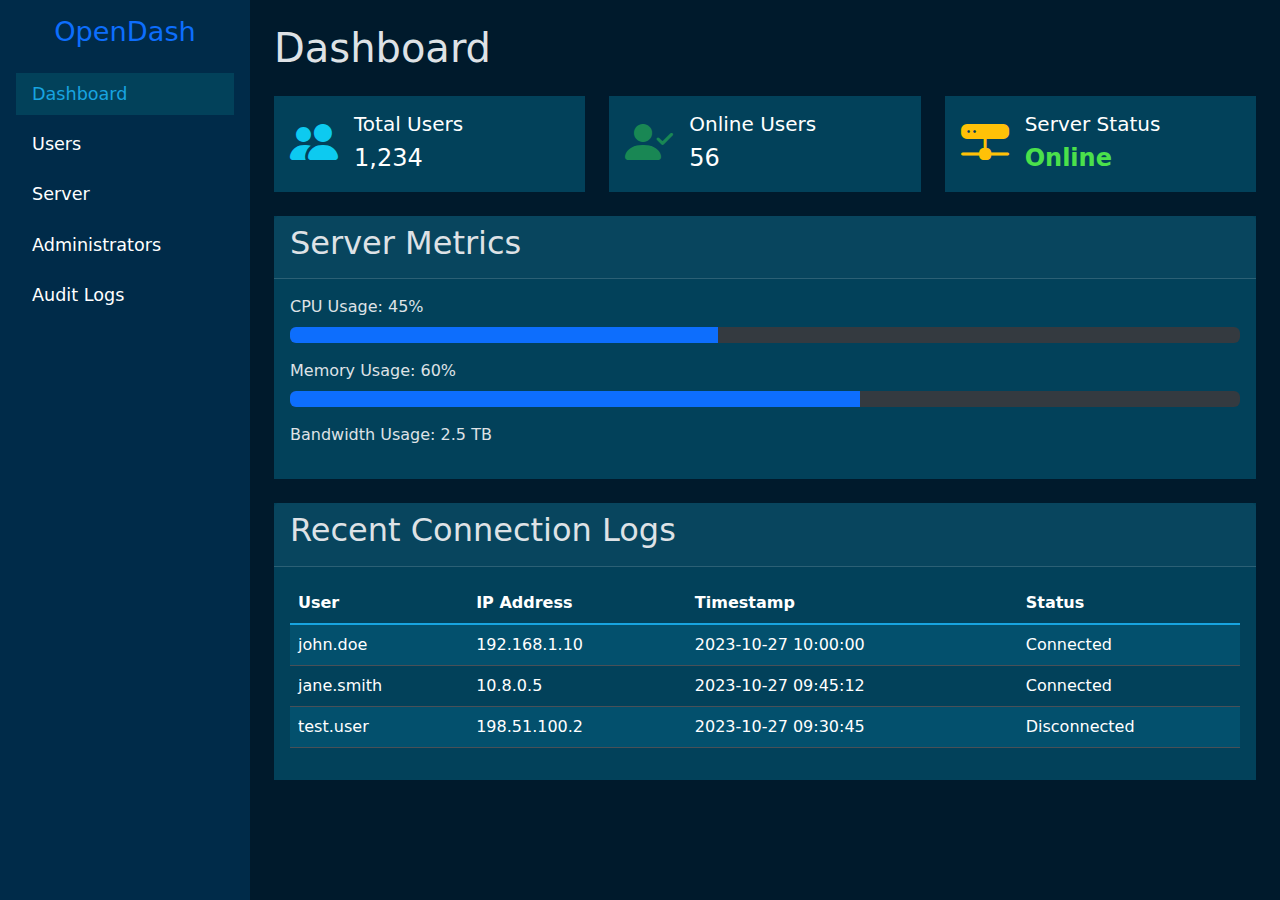
<file: index.html>
<!DOCTYPE html>
<html lang="en" data-bs-theme="dark">
<head>
    <meta charset="UTF-8">
    <meta name="viewport" content="width=device-width, initial-scale=1.0">
    <title>OpenDash - Dashboard</title>
    <link href="https://cdn.jsdelivr.net/npm/bootstrap@5.3.2/dist/css/bootstrap.min.css" rel="stylesheet">
    <link href="https://cdn.jsdelivr.net/npm/bootstrap-icons@1.11.3/font/bootstrap-icons.css" rel="stylesheet">
    <link rel="stylesheet" href="styles.css">
</head>
<body>
    <div class="d-flex">
        <nav class="sidebar p-3">
            <div class="sidebar-header text-center mb-4">
                <h3 class="text-primary">OpenDash</h3>
            </div>
            <ul class="nav nav-pills flex-column">
                <li class="nav-item">
                    <a href="index.html" class="nav-link active">Dashboard</a>
                </li>
                <li class="nav-item">
                    <a href="users.html" class="nav-link">Users</a>
                </li>
                <li class="nav-item">
                    <a href="server.html" class="nav-link">Server</a>
                </li>
                <li class="nav-item">
                    <a href="administrators.html" class="nav-link">Administrators</a>
                </li>
                <li class="nav-item">
                    <a href="audit-logs.html" class="nav-link">Audit Logs</a>
                </li>
            </ul>
        </nav>
        <main class="main-content p-4 flex-grow-1">
            <header class="mb-4">
                <h1>Dashboard</h1>
            </header>
            <section class="row g-4 mb-4 dashboard-row">
                <div class="col-md-4">
                    <div class="card text-bg-secondary">
                        <div class="card-body d-flex align-items-center">
                            <i class="bi bi-people-fill display-5 me-3 text-info"></i>
                            <div>
                                <h5 class="card-title mb-1">Total Users</h5>
                                <p class="card-text fs-4 mb-0">1,234</p>
                            </div>
                        </div>
                    </div>
                </div>
                <div class="col-md-4">
                    <div class="card text-bg-secondary">
                        <div class="card-body d-flex align-items-center">
                            <i class="bi bi-person-check-fill display-5 me-3 text-success"></i>
                            <div>
                                <h5 class="card-title mb-1">Online Users</h5>
                                <p class="card-text fs-4 mb-0">56</p>
                            </div>
                        </div>
                    </div>
                </div>
                <div class="col-md-4">
                    <div class="card text-bg-secondary">
                        <div class="card-body d-flex align-items-center">
                            <i class="bi bi-hdd-network-fill display-5 me-3 text-warning"></i>
                            <div>
                                <h5 class="card-title mb-1">Server Status</h5>
                                <p class="card-text fs-4 mb-0 status-online-custom">Online</p>
                            </div>
                        </div>
                    </div>
                </div>
            </section>
            <section class="card mb-4">
                <div class="card-header">
                    <h2>Server Metrics</h2>
                </div>
                <div class="card-body">
                    <div class="mb-3">
                        <label class="form-label">CPU Usage: 45%</label>
                        <div class="progress" role="progressbar" aria-valuenow="45" aria-valuemin="0" aria-valuemax="100">
                            <div class="progress-bar" style="width: 45%"></div>
                        </div>
                    </div>
                    <div class="mb-3">
                        <label class="form-label">Memory Usage: 60%</label>
                        <div class="progress" role="progressbar" aria-valuenow="60" aria-valuemin="0" aria-valuemax="100">
                            <div class="progress-bar" style="width: 60%"></div>
                        </div>
                    </div>
                    <div>
                        <p>Bandwidth Usage: 2.5 TB</p>
                    </div>
                </div>
            </section>
            <section class="card">
                <div class="card-header">
                    <h2>Recent Connection Logs</h2>
                </div>
                <div class="card-body">
                    <table class="table table-striped table-hover">
                        <thead>
                            <tr>
                                <th>User</th>
                                <th>IP Address</th>
                                <th>Timestamp</th>
                                <th>Status</th>
                            </tr>
                        </thead>
                        <tbody>
                            <tr>
                                <td>john.doe</td>
                                <td>192.168.1.10</td>
                                <td>2023-10-27 10:00:00</td>
                                <td>Connected</td>
                            </tr>
                            <tr>
                                <td>jane.smith</td>
                                <td>10.8.0.5</td>
                                <td>2023-10-27 09:45:12</td>
                                <td>Connected</td>
                            </tr>
                            <tr>
                                <td>test.user</td>
                                <td>198.51.100.2</td>
                                <td>2023-10-27 09:30:45</td>
                                <td>Disconnected</td>
                            </tr>
                        </tbody>
                    </table>
                </div>
            </section>
        </main>
    </div>
    <script src="https://code.jquery.com/jquery-3.7.1.min.js"></script>
    <script src="https://cdn.jsdelivr.net/npm/bootstrap@5.3.2/dist/js/bootstrap.bundle.min.js"></script>
    <script src="script.js"></script>
</body>
</html>
</file>
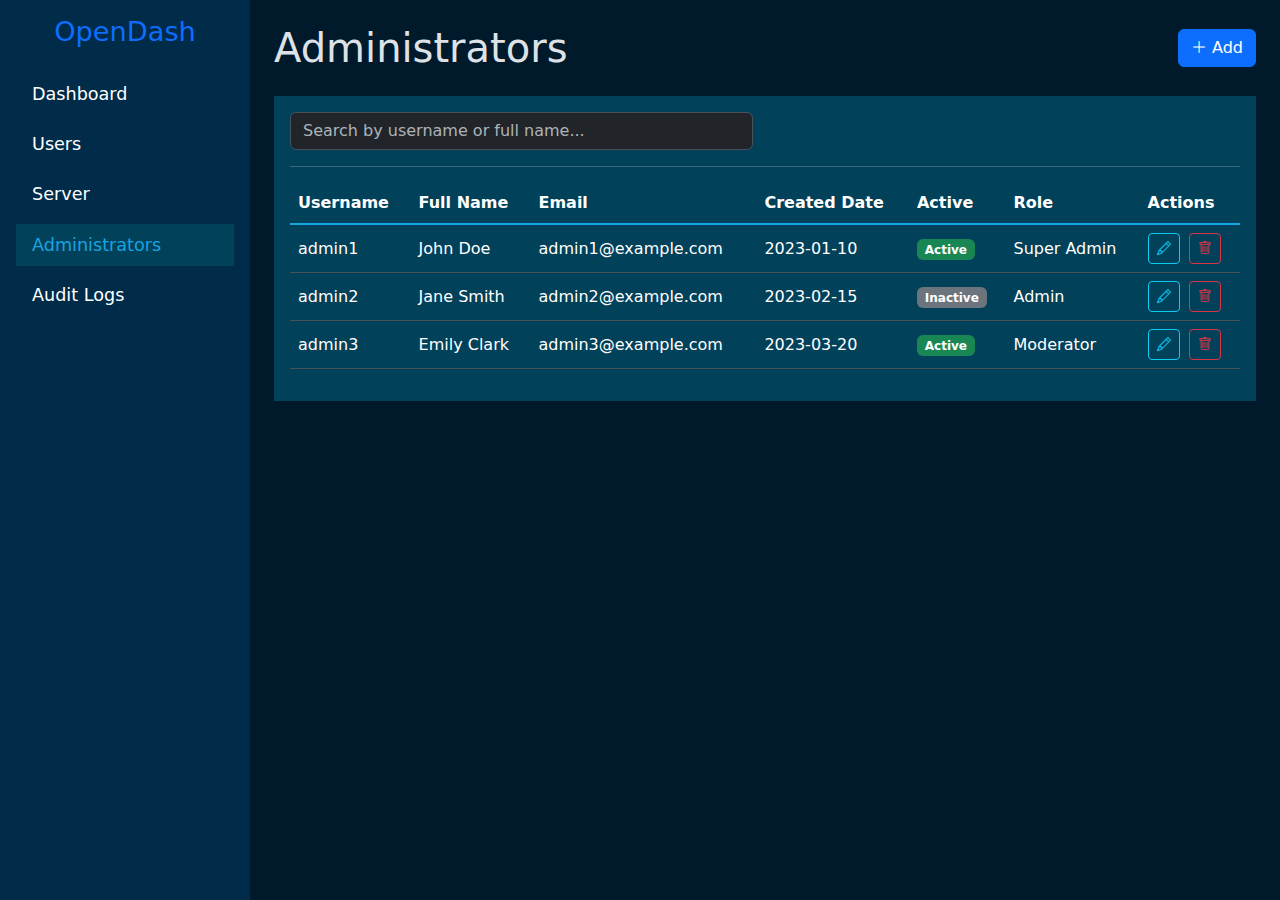
<file: administrators.html>
<!DOCTYPE html>
<html lang="en" data-bs-theme="dark">
<head>
    <meta charset="UTF-8">
    <meta name="viewport" content="width=device-width, initial-scale=1.0">
    <title>OpenDash - Administrators</title>
    <link href="https://cdn.jsdelivr.net/npm/bootstrap@5.3.2/dist/css/bootstrap.min.css" rel="stylesheet">
    <link href="https://cdn.jsdelivr.net/npm/bootstrap-icons@1.11.3/font/bootstrap-icons.css" rel="stylesheet">
    <link rel="stylesheet" href="styles.css">
</head>
<body>
    <div class="d-flex">
        <nav class="sidebar p-3">
            <div class="sidebar-header text-center mb-4">
                <h3 class="text-primary">OpenDash</h3>
            </div>
            <ul class="nav nav-pills flex-column">
                <li class="nav-item">
                    <a href="index.html" class="nav-link">Dashboard</a>
                </li>
                <li class="nav-item">
                    <a href="users.html" class="nav-link">Users</a>
                </li>
                <li class="nav-item">
                    <a href="server.html" class="nav-link">Server</a>
                </li>
                <li class="nav-item">
                    <a href="administrators.html" class="nav-link active">Administrators</a>
                </li>
                <li class="nav-item">
                    <a href="audit-logs.html" class="nav-link">Audit Logs</a>
                </li>
            </ul>
        </nav>
        <main class="main-content p-4 flex-grow-1">
            <header class="mb-4 d-flex justify-content-between align-items-center">
                <h1 class="mb-0">Administrators</h1>
                <button class="btn btn-primary" data-bs-toggle="modal" data-bs-target="#addUserModal">
                    <i class="bi bi-plus-lg"></i> Add
                </button>
            </header>
            <div class="card mb-4">
                <div class="card-body">
                    <div class="row mb-3">
                        <div class="col-md-6">
                            <input type="text" id="adminSearch" class="form-control" placeholder="Search by username or full name...">
                        </div>
                    </div>
                    <hr class="my-3">
                    <div class="table-responsive">
                        <table class="table table-hover align-middle" id="adminTable">
                            <thead>
                                <tr>
                                    <th>Username</th>
                                    <th>Full Name</th>
                                    <th>Email</th>
                                    <th>Created Date</th>
                                    <th>Active</th>
                                    <th>Role</th>
                                    <th>Actions</th>
                                </tr>
                            </thead>
                            <tbody>
                                <tr>
                                    <td>admin1</td>
                                    <td>John Doe</td>
                                    <td>admin1@example.com</td>
                                    <td>2023-01-10</td>
                                    <td><span class="badge bg-success">Active</span></td>
                                    <td>Super Admin</td>
                                    <td>
                                        <button class="btn btn-sm btn-outline-info me-1" data-bs-toggle="modal" data-bs-target="#editUserModal"><i class="bi bi-pencil"></i></button>
                                        <button class="btn btn-sm btn-outline-danger" data-bs-toggle="modal" data-bs-target="#deleteUserModal"><i class="bi bi-trash"></i></button>
                                    </td>
                                </tr>
                                <tr>
                                    <td>admin2</td>
                                    <td>Jane Smith</td>
                                    <td>admin2@example.com</td>
                                    <td>2023-02-15</td>
                                    <td><span class="badge bg-secondary">Inactive</span></td>
                                    <td>Admin</td>
                                    <td>
                                        <button class="btn btn-sm btn-outline-info me-1" data-bs-toggle="modal" data-bs-target="#editUserModal"><i class="bi bi-pencil"></i></button>
                                        <button class="btn btn-sm btn-outline-danger" data-bs-toggle="modal" data-bs-target="#deleteUserModal"><i class="bi bi-trash"></i></button>
                                    </td>
                                </tr>
                                <tr>
                                    <td>admin3</td>
                                    <td>Emily Clark</td>
                                    <td>admin3@example.com</td>
                                    <td>2023-03-20</td>
                                    <td><span class="badge bg-success">Active</span></td>
                                    <td>Moderator</td>
                                    <td>
                                        <button class="btn btn-sm btn-outline-info me-1" data-bs-toggle="modal" data-bs-target="#editUserModal"><i class="bi bi-pencil"></i></button>
                                        <button class="btn btn-sm btn-outline-danger" data-bs-toggle="modal" data-bs-target="#deleteUserModal"><i class="bi bi-trash"></i></button>
                                    </td>
                                </tr>
                            </tbody>
                        </table>
                    </div>
                </div>
            </div>

            <!-- Add User Modal -->
            <div class="modal fade" id="addUserModal" tabindex="-1" aria-labelledby="addUserModalLabel" aria-hidden="true">
                <div class="modal-dialog">
                    <div class="modal-content">
                        <div class="modal-header">
                            <h5 class="modal-title" id="addUserModalLabel">Add Administrator</h5>
                            <button type="button" class="btn-close" data-bs-dismiss="modal" aria-label="Close"></button>
                        </div>
                        <div class="modal-body">
                            <form>
                                <div class="mb-3">
                                    <label for="addUsername" class="form-label">Username</label>
                                    <input type="text" class="form-control" id="addUsername">
                                </div>
                                <div class="mb-3">
                                    <label for="addFullName" class="form-label">Full Name</label>
                                    <input type="text" class="form-control" id="addFullName">
                                </div>
                                <div class="mb-3">
                                    <label for="addEmail" class="form-label">Email</label>
                                    <input type="email" class="form-control" id="addEmail">
                                </div>
                                <div class="mb-3">
                                    <label for="addRole" class="form-label">Role</label>
                                    <select class="form-select" id="addRole">
                                        <option>Super Admin</option>
                                        <option>Admin</option>
                                        <option>Moderator</option>
                                    </select>
                                </div>
                                <div class="mb-3">
                                    <label for="addActive" class="form-label">Active</label>
                                    <select class="form-select" id="addActive">
                                        <option value="1">Active</option>
                                        <option value="0">Inactive</option>
                                    </select>
                                </div>
                            </form>
                        </div>
                        <div class="modal-footer">
                            <button type="button" class="btn btn-secondary" data-bs-dismiss="modal">Cancel</button>
                            <button type="button" class="btn btn-primary">Add</button>
                        </div>
                    </div>
                </div>
            </div>

            <!-- Edit User Modal -->
            <div class="modal fade" id="editUserModal" tabindex="-1" aria-labelledby="editUserModalLabel" aria-hidden="true">
                <div class="modal-dialog">
                    <div class="modal-content">
                        <div class="modal-header">
                            <h5 class="modal-title" id="editUserModalLabel">Edit Administrator</h5>
                            <button type="button" class="btn-close" data-bs-dismiss="modal" aria-label="Close"></button>
                        </div>
                        <div class="modal-body">
                            <form>
                                <div class="mb-3">
                                    <label for="editUsername" class="form-label">Username</label>
                                    <input type="text" class="form-control" id="editUsername">
                                </div>
                                <div class="mb-3">
                                    <label for="editFullName" class="form-label">Full Name</label>
                                    <input type="text" class="form-control" id="editFullName">
                                </div>
                                <div class="mb-3">
                                    <label for="editEmail" class="form-label">Email</label>
                                    <input type="email" class="form-control" id="editEmail">
                                </div>
                                <div class="mb-3">
                                    <label for="editRole" class="form-label">Role</label>
                                    <select class="form-select" id="editRole">
                                        <option>Super Admin</option>
                                        <option>Admin</option>
                                        <option>Moderator</option>
                                    </select>
                                </div>
                                <div class="mb-3">
                                    <label for="editActive" class="form-label">Active</label>
                                    <select class="form-select" id="editActive">
                                        <option value="1">Active</option>
                                        <option value="0">Inactive</option>
                                    </select>
                                </div>
                            </form>
                        </div>
                        <div class="modal-footer">
                            <button type="button" class="btn btn-secondary" data-bs-dismiss="modal">Cancel</button>
                            <button type="button" class="btn btn-primary">Save Changes</button>
                        </div>
                    </div>
                </div>
            </div>

            <!-- Delete User Modal -->
            <div class="modal fade" id="deleteUserModal" tabindex="-1" aria-labelledby="deleteUserModalLabel" aria-hidden="true">
                <div class="modal-dialog modal-dialog-centered">
                    <div class="modal-content">
                        <div class="modal-header">
                            <h5 class="modal-title" id="deleteUserModalLabel">Delete Administrator</h5>
                            <button type="button" class="btn-close" data-bs-dismiss="modal" aria-label="Close"></button>
                        </div>
                        <div class="modal-body">
                            Are you sure you want to delete this administrator?
                        </div>
                        <div class="modal-footer">
                            <button type="button" class="btn btn-secondary" data-bs-dismiss="modal">Cancel</button>
                            <button type="button" class="btn btn-danger">Delete</button>
                        </div>
                    </div>
                </div>
            </div>
        </main>
    </div>
    <script src="https://code.jquery.com/jquery-3.7.1.min.js"></script>
    <script src="https://cdn.jsdelivr.net/npm/bootstrap@5.3.2/dist/js/bootstrap.bundle.min.js"></script>
    <script src="script.js"></script>
    <script>
    // Demo admin data (simulate backend)
    let adminUsers = [
        {
            username: 'admin1',
            fullName: 'John Doe',
            email: 'admin1@example.com',
            created: '2023-01-10',
            active: true,
            role: 'Super Admin'
        },
        {
            username: 'admin2',
            fullName: 'Jane Smith',
            email: 'admin2@example.com',
            created: '2023-02-15',
            active: false,
            role: 'Admin'
        },
        {
            username: 'admin3',
            fullName: 'Emily Clark',
            email: 'admin3@example.com',
            created: '2023-03-20',
            active: true,
            role: 'Moderator'
        }
    ];
    let editIndex = null;
    let deleteIndex = null;

    function renderTable(filter = '') {
        const tbody = $('#adminTable tbody');
        tbody.empty();
        let filtered = adminUsers.filter(u =>
            u.username.toLowerCase().includes(filter) ||
            u.fullName.toLowerCase().includes(filter)
        );
        if (filtered.length === 0) {
            tbody.append('<tr><td colspan="7" class="text-center text-muted">No users found.</td></tr>');
            return;
        }
        filtered.forEach((user, i) => {
            tbody.append(`
                <tr>
                    <td>${user.username}</td>
                    <td>${user.fullName}</td>
                    <td>${user.email}</td>
                    <td>${user.created}</td>
                    <td><span class="badge ${user.active ? 'bg-success' : 'bg-secondary'}">${user.active ? 'Active' : 'Inactive'}</span></td>
                    <td>${user.role}</td>
                    <td>
                        <button class="btn btn-sm btn-outline-info me-1 edit-btn" data-index="${i}"><i class="bi bi-pencil"></i></button>
                        <button class="btn btn-sm btn-outline-danger delete-btn" data-index="${i}"><i class="bi bi-trash"></i></button>
                    </td>
                </tr>
            `);
        });
    }

    // Initial render
    $(document).ready(function() {
        renderTable();
        // Search
        $('#adminSearch').on('input', function() {
            renderTable($(this).val().toLowerCase());
        });
        // Add User
        $('#addUserModal .btn-primary').click(function() {
            const username = $('#addUsername').val().trim();
            const fullName = $('#addFullName').val().trim();
            const email = $('#addEmail').val().trim();
            const role = $('#addRole').val();
            const active = $('#addActive').val() === '1';
            if (!username || !fullName || !email) return;
            // AJAX: send to backend here
            adminUsers.push({
                username, fullName, email,
                created: new Date().toISOString().slice(0,10),
                active, role
            });
            $('#addUserModal').modal('hide');
            renderTable($('#adminSearch').val().toLowerCase());
            $('#addUserModal form')[0].reset();
        });
        // Edit User (open modal)
        $(document).on('click', '.edit-btn', function() {
            editIndex = $(this).data('index');
            const user = adminUsers[editIndex];
            $('#editUsername').val(user.username);
            $('#editFullName').val(user.fullName);
            $('#editEmail').val(user.email);
            $('#editRole').val(user.role);
            $('#editActive').val(user.active ? '1' : '0');
            $('#editUserModal').modal('show');
        });
        // Save Edit
        $('#editUserModal .btn-primary').click(function() {
            if (editIndex === null) return;
            const username = $('#editUsername').val().trim();
            const fullName = $('#editFullName').val().trim();
            const email = $('#editEmail').val().trim();
            const role = $('#editRole').val();
            const active = $('#editActive').val() === '1';
            if (!username || !fullName || !email) return;
            // AJAX: send to backend here
            adminUsers[editIndex] = {
                ...adminUsers[editIndex],
                username, fullName, email, role, active
            };
            $('#editUserModal').modal('hide');
            renderTable($('#adminSearch').val().toLowerCase());
        });
        // Delete User (open modal)
        $(document).on('click', '.delete-btn', function() {
            deleteIndex = $(this).data('index');
            $('#deleteUserModal').modal('show');
        });
        // Confirm Delete
        $('#deleteUserModal .btn-danger').click(function() {
            if (deleteIndex === null) return;
            // AJAX: send to backend here
            adminUsers.splice(deleteIndex, 1);
            $('#deleteUserModal').modal('hide');
            renderTable($('#adminSearch').val().toLowerCase());
        });
        // Reset modal state on close
        $('#addUserModal, #editUserModal, #deleteUserModal').on('hidden.bs.modal', function() {
            editIndex = null;
            deleteIndex = null;
        });
    });
    </script>
</body>
</html>
</file>
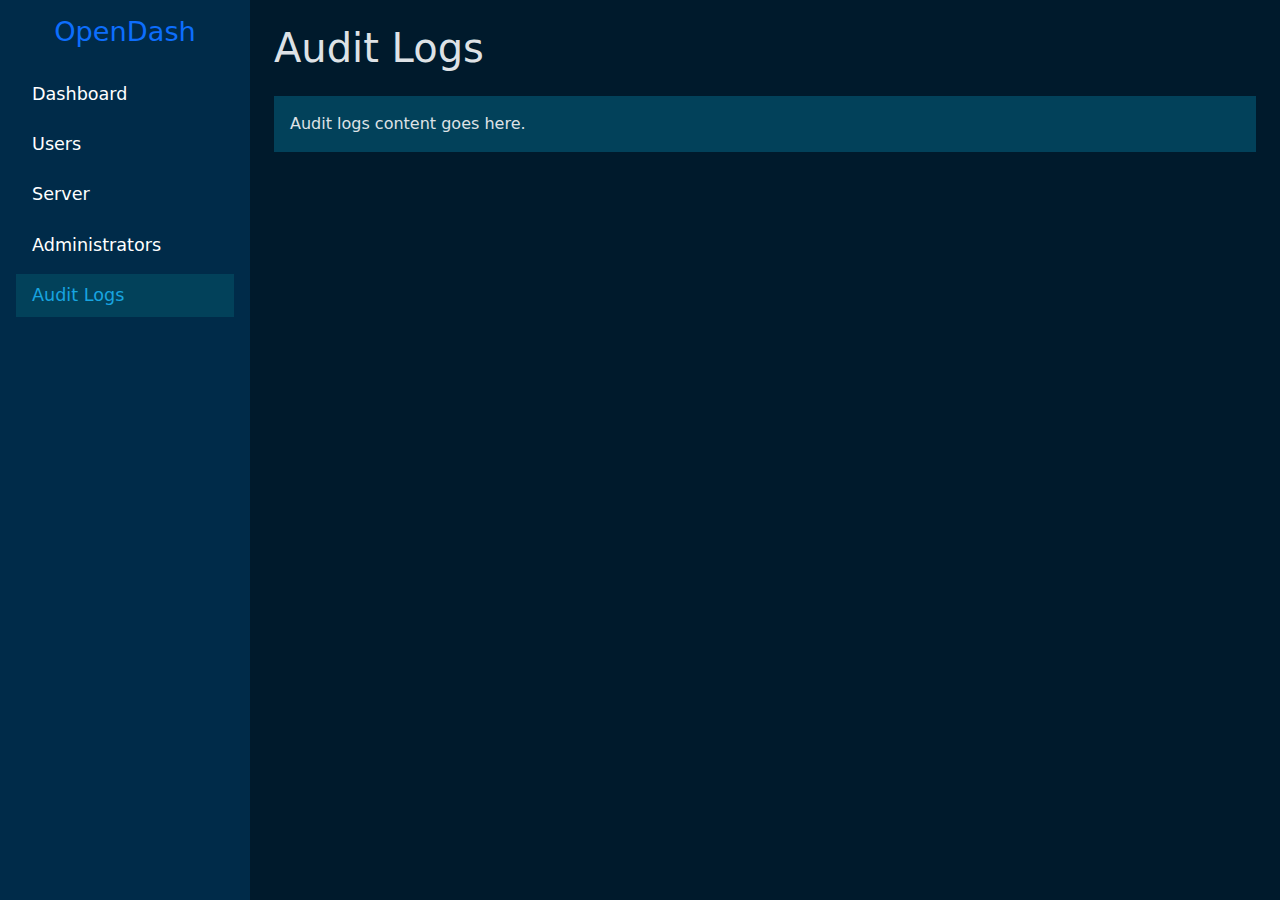
<file: audit-logs.html>
<!DOCTYPE html>
<html lang="en" data-bs-theme="dark">
<head>
    <meta charset="UTF-8">
    <meta name="viewport" content="width=device-width, initial-scale=1.0">
    <title>OpenDash - Audit Logs</title>
    <link href="https://cdn.jsdelivr.net/npm/bootstrap@5.3.2/dist/css/bootstrap.min.css" rel="stylesheet">
    <link rel="stylesheet" href="styles.css">
</head>
<body>
    <div class="d-flex">
        <nav class="sidebar p-3">
            <div class="sidebar-header text-center mb-4">
                <h3 class="text-primary">OpenDash</h3>
            </div>
            <ul class="nav nav-pills flex-column">
                <li class="nav-item">
                    <a href="index.html" class="nav-link">Dashboard</a>
                </li>
                <li class="nav-item">
                    <a href="users.html" class="nav-link">Users</a>
                </li>
                <li class="nav-item">
                    <a href="server.html" class="nav-link">Server</a>
                </li>
                <li class="nav-item">
                    <a href="administrators.html" class="nav-link">Administrators</a>
                </li>
                <li class="nav-item">
                    <a href="audit-logs.html" class="nav-link active">Audit Logs</a>
                </li>
            </ul>
        </nav>
        <main class="main-content p-4 flex-grow-1">
            <header class="mb-4">
                <h1>Audit Logs</h1>
            </header>
            <div class="card">
                <div class="card-body">
                    <p class="card-text">Audit logs content goes here.</p>
                </div>
            </div>
        </main>
    </div>
    <script src="https://code.jquery.com/jquery-3.7.1.min.js"></script>
    <script src="https://cdn.jsdelivr.net/npm/bootstrap@5.3.2/dist/js/bootstrap.bundle.min.js"></script>
    <script src="script.js"></script>
</body>
</html>
</file>
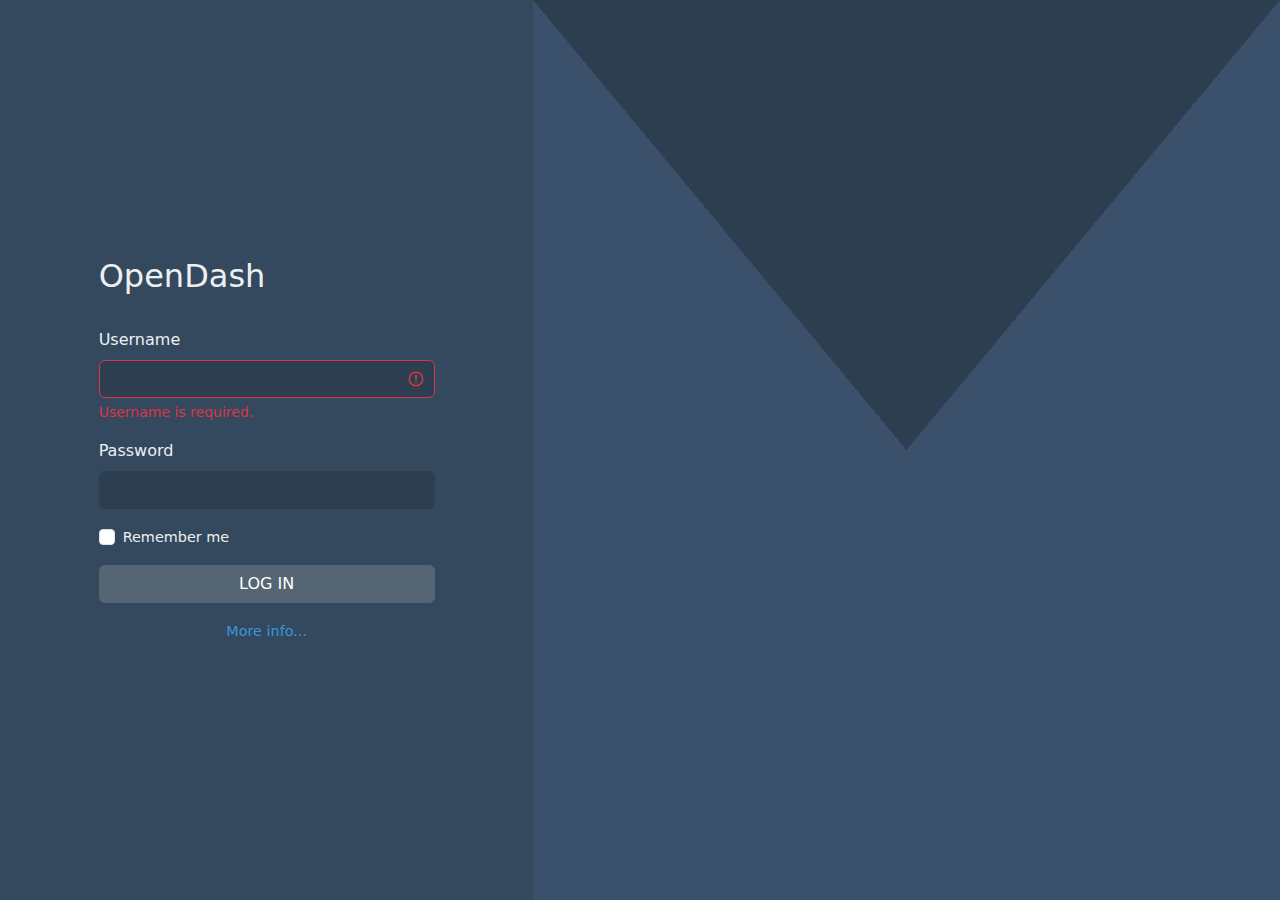
<file: login.html>
<!DOCTYPE html>
<html lang="en">
<head>
    <meta charset="UTF-8">
    <meta name="viewport" content="width=device-width, initial-scale=1.0">
    <title>OpenDash - Login</title>
    <link href="https://cdn.jsdelivr.net/npm/bootstrap@5.3.2/dist/css/bootstrap.min.css" rel="stylesheet">
    <link rel="stylesheet" href="login.css">
</head>
<body>
    <div class="container-fluid">
        <div class="row vh-100">
            <div class="col-md-5 login-form-container">
                <div class="login-form">
                    <h2>OpenDash</h2>
                    <form>
                        <div class="mb-3">
                            <label for="username" class="form-label">Username</label>
                            <input type="text" class="form-control is-invalid" id="username" required>
                            <div class="invalid-feedback">
                                Username is required.
                            </div>
                        </div>
                        <div class="mb-3">
                            <label for="password" class="form-label">Password</label>
                            <input type="password" class="form-control" id="password">
                        </div>
                        <div class="mb-3 form-check">
                            <input type="checkbox" class="form-check-input" id="rememberMe">
                            <label class="form-check-label" for="rememberMe">Remember me</label>
                        </div>
                        <a href="index.html" class="btn btn-primary w-100">LOG IN</a>
                    </form>
                    <div class="mt-3 text-center">
                        <a href="#" class="more-info">More info...</a>
                    </div>
                </div>
            </div>
            <div class="col-md-7 decorative-bg"></div>
        </div>
    </div>
</body>
</html>
</file>
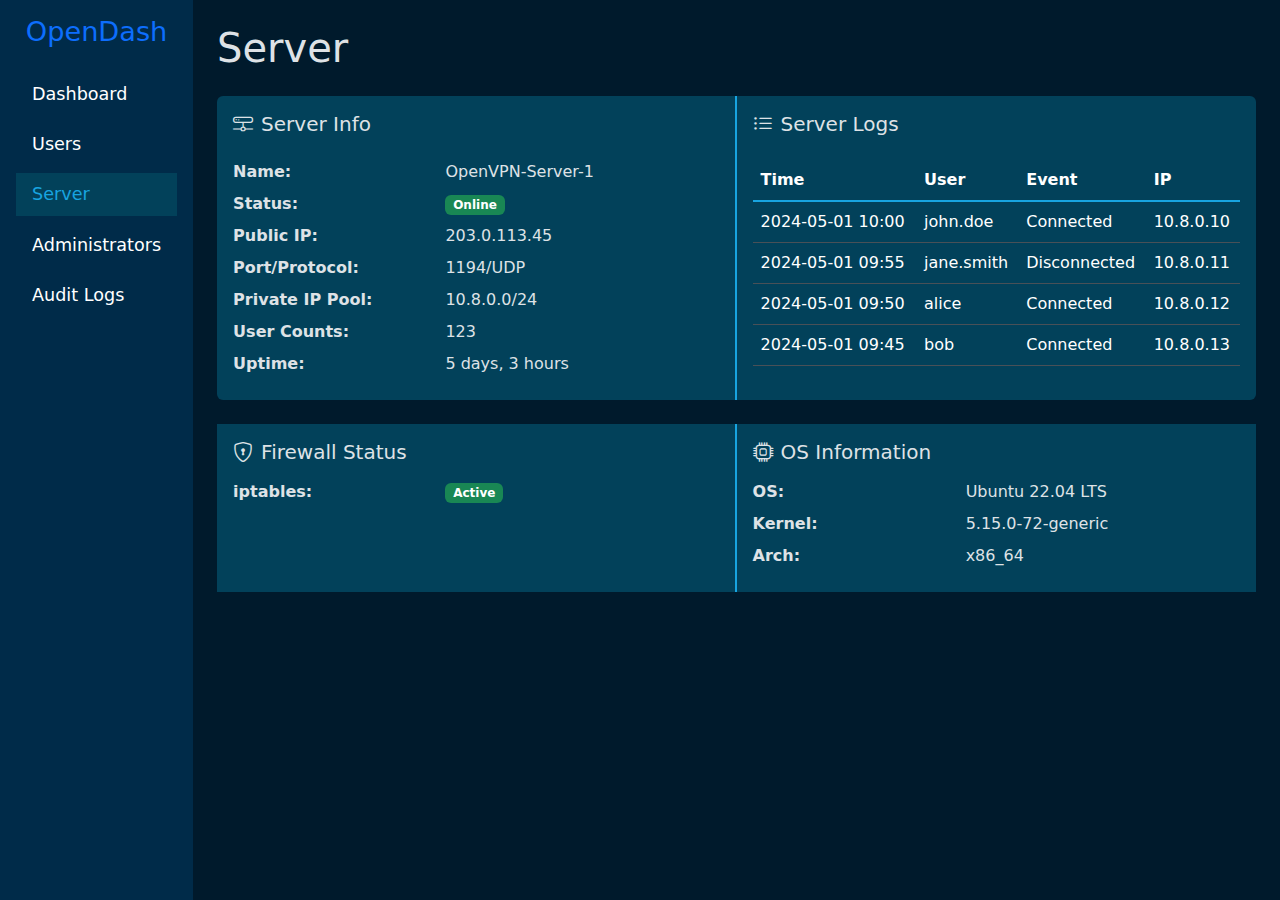
<file: server.html>
<!DOCTYPE html>
<html lang="en" data-bs-theme="dark">
<head>
    <meta charset="UTF-8">
    <meta name="viewport" content="width=device-width, initial-scale=1.0">
    <title>OpenDash - Server</title>
    <link href="https://cdn.jsdelivr.net/npm/bootstrap@5.3.2/dist/css/bootstrap.min.css" rel="stylesheet">
    <link href="https://cdn.jsdelivr.net/npm/bootstrap-icons@1.11.3/font/bootstrap-icons.css" rel="stylesheet">
    <link rel="stylesheet" href="styles.css">
    <style>
    @media (min-width: 992px) {
        .server-card-border {
            border-right: 2px solid #18a4e0;
        }
    }
    </style>
</head>
<body>
    <div class="d-flex">
        <nav class="sidebar p-3">
            <div class="sidebar-header text-center mb-4">
                <h3 class="text-primary">OpenDash</h3>
            </div>
            <ul class="nav nav-pills flex-column">
                <li class="nav-item">
                    <a href="index.html" class="nav-link">Dashboard</a>
                </li>
                <li class="nav-item">
                    <a href="users.html" class="nav-link">Users</a>
                </li>
                <li class="nav-item">
                    <a href="server.html" class="nav-link active">Server</a>
                </li>
                <li class="nav-item">
                    <a href="administrators.html" class="nav-link">Administrators</a>
                </li>
                <li class="nav-item">
                    <a href="audit-logs.html" class="nav-link">Audit Logs</a>
                </li>
            </ul>
        </nav>
        <main class="main-content p-4 flex-grow-1">
            <header class="mb-4">
                <h1>Server</h1>
            </header>
            <div class="row g-0 flex-wrap">
                <!-- Server Info Card -->
                <div class="col-lg-6 mb-4 mb-lg-0 server-card-border">
                    <div class="card h-100 rounded-0 rounded-start">
                        <div class="card-body">
                            <h5 class="card-title mb-4"><i class="bi bi-hdd-network me-2"></i>Server Info</h5>
                            <dl class="row mb-0">
                                <dt class="col-5">Name:</dt>
                                <dd class="col-7">OpenVPN-Server-1</dd>
                                <dt class="col-5">Status:</dt>
                                <dd class="col-7"><span class="badge bg-success">Online</span></dd>
                                <dt class="col-5">Public IP:</dt>
                                <dd class="col-7">203.0.113.45</dd>
                                <dt class="col-5">Port/Protocol:</dt>
                                <dd class="col-7">1194/UDP</dd>
                                <dt class="col-5">Private IP Pool:</dt>
                                <dd class="col-7">10.8.0.0/24</dd>
                                <dt class="col-5">User Counts:</dt>
                                <dd class="col-7">123</dd>
                                <dt class="col-5">Uptime:</dt>
                                <dd class="col-7">5 days, 3 hours</dd>
                            </dl>
                        </div>
                    </div>
                </div>
                <!-- Server Logs Card -->
                <div class="col-lg-6">
                    <div class="card h-100 rounded-0 rounded-end">
                        <div class="card-body">
                            <h5 class="card-title mb-4"><i class="bi bi-list-ul me-2"></i>Server Logs</h5>
                            <div class="table-responsive">
                                <table class="table table-hover align-middle mb-0">
                                    <thead>
                                        <tr>
                                            <th>Time</th>
                                            <th>User</th>
                                            <th>Event</th>
                                            <th>IP</th>
                                        </tr>
                                    </thead>
                                    <tbody>
                                        <tr>
                                            <td>2024-05-01 10:00</td>
                                            <td>john.doe</td>
                                            <td>Connected</td>
                                            <td>10.8.0.10</td>
                                        </tr>
                                        <tr>
                                            <td>2024-05-01 09:55</td>
                                            <td>jane.smith</td>
                                            <td>Disconnected</td>
                                            <td>10.8.0.11</td>
                                        </tr>
                                        <tr>
                                            <td>2024-05-01 09:50</td>
                                            <td>alice</td>
                                            <td>Connected</td>
                                            <td>10.8.0.12</td>
                                        </tr>
                                        <tr>
                                            <td>2024-05-01 09:45</td>
                                            <td>bob</td>
                                            <td>Connected</td>
                                            <td>10.8.0.13</td>
                                        </tr>
                                    </tbody>
                                </table>
                            </div>
                        </div>
                    </div>
                </div>
            </div>
            <!-- Firewall and OS Info Cards -->
            <div class="row mt-4 g-0 flex-wrap">
                <div class="col-lg-6 mb-4 mb-lg-0 server-card-border">
                    <div class="card h-100">
                        <div class="card-body">
                            <h5 class="card-title mb-3"><i class="bi bi-shield-lock me-2"></i>Firewall Status</h5>
                            <dl class="row mb-0">
                                <dt class="col-5">iptables:</dt>
                                <dd class="col-7"><span class="badge bg-success">Active</span></dd>
                            </dl>
                        </div>
                    </div>
                </div>
                <div class="col-lg-6">
                    <div class="card h-100">
                        <div class="card-body">
                            <h5 class="card-title mb-3"><i class="bi bi-cpu me-2"></i>OS Information</h5>
                            <dl class="row mb-0">
                                <dt class="col-5">OS:</dt>
                                <dd class="col-7">Ubuntu 22.04 LTS</dd>
                                <dt class="col-5">Kernel:</dt>
                                <dd class="col-7">5.15.0-72-generic</dd>
                                <dt class="col-5">Arch:</dt>
                                <dd class="col-7">x86_64</dd>
                            </dl>
                        </div>
                    </div>
                </div>
            </div>
        </main>
    </div>
    <script src="https://code.jquery.com/jquery-3.7.1.min.js"></script>
    <script src="https://cdn.jsdelivr.net/npm/bootstrap@5.3.2/dist/js/bootstrap.bundle.min.js"></script>
    <script src="script.js"></script>
</body>
</html>
</file>
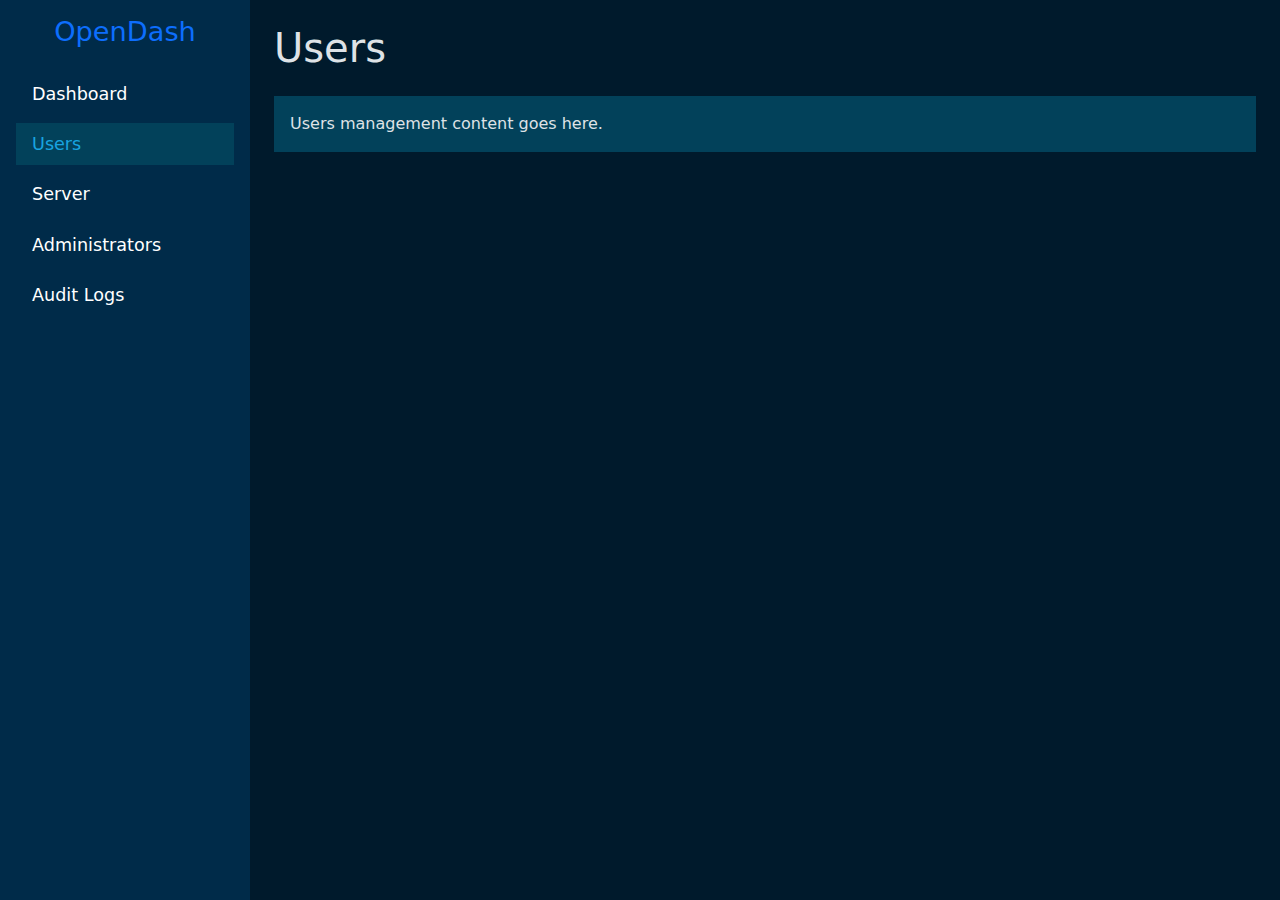
<file: users.html>
<!DOCTYPE html>
<html lang="en" data-bs-theme="dark">
<head>
    <meta charset="UTF-8">
    <meta name="viewport" content="width=device-width, initial-scale=1.0">
    <title>OpenDash - Users</title>
    <link href="https://cdn.jsdelivr.net/npm/bootstrap@5.3.2/dist/css/bootstrap.min.css" rel="stylesheet">
    <link rel="stylesheet" href="styles.css">
</head>
<body>
    <div class="d-flex">
        <nav class="sidebar p-3">
            <div class="sidebar-header text-center mb-4">
                <h3 class="text-primary">OpenDash</h3>
            </div>
            <ul class="nav nav-pills flex-column">
                <li class="nav-item">
                    <a href="index.html" class="nav-link">Dashboard</a>
                </li>
                <li class="nav-item">
                    <a href="users.html" class="nav-link active">Users</a>
                </li>
                <li class="nav-item">
                    <a href="server.html" class="nav-link">Server</a>
                </li>
                <li class="nav-item">
                    <a href="administrators.html" class="nav-link">Administrators</a>
                </li>
                <li class="nav-item">
                    <a href="audit-logs.html" class="nav-link">Audit Logs</a>
                </li>
            </ul>
        </nav>
        <main class="main-content p-4 flex-grow-1">
            <header class="mb-4">
                <h1>Users</h1>
            </header>
            <div class="card">
                <div class="card-body">
                    <p class="card-text">Users management content goes here.</p>
                </div>
            </div>
        </main>
    </div>
    <script src="https://code.jquery.com/jquery-3.7.1.min.js"></script>
    <script src="https://cdn.jsdelivr.net/npm/bootstrap@5.3.2/dist/js/bootstrap.bundle.min.js"></script>
    <script src="script.js"></script>
</body>
</html>
</file>
<file: styles.css>
:root {
    --opendash-blue: #002b49;
    --opendash-dark-blue: #001a2c;
    --opendash-sidebar-width: 250px;
    --opendash-content-bg: #02415a;
}

body {
    background-color: var(--opendash-dark-blue);
}

.sidebar {
    width: var(--opendash-sidebar-width);
    min-height: 100vh;
    background-color: var(--opendash-blue);
    color: #fff;
    box-shadow: none;
    border-radius: 0;
    border-right: none;
}

.sidebar-header h3 {
    color: #18a4e0;
    font-size: 1.7rem;
    font-weight: 400;
}

.sidebar .nav-link {
    color: #fff;
    font-size: 1.1rem;
    margin-bottom: 8px;
    border-radius: 0;
    transition: background 0.2s, color 0.2s;
}

.sidebar .nav-link.active,
.sidebar .nav-link:hover {
    background-color: #02415a;
    color: #18a4e0;
}

.main-content {
    background: var(--opendash-dark-blue);
    min-height: 100vh;
    border-radius: 0;
    margin-left: 0;
    box-shadow: none;
}

.card {
    background-color: var(--opendash-content-bg) !important;
    border-radius: 0;
    box-shadow: none;
    border: none;
}

.table {
    --bs-table-bg: #02415a;
    --bs-table-striped-bg: #03506d;
}

.status-online-custom {
    color: #4be04b !important;
    font-weight: 600;
}

.dashboard-row {
    align-items: flex-start !important;
}
.dashboard-row > [class^='col-'],
.dashboard-row > [class*=' col-'] {
    height: auto !important;
    min-height: 0 !important;
}
.dashboard-row .card {
    height: auto !important;
    min-height: 0 !important;
}

table thead tr {
    border-bottom: 2px solid #18a4e0 !important;
}
table thead th {
    border-bottom: none !important;
}
</file>
<file: login.css>
body {
    background-color: #2c3e50;
    color: #ecf0f1;
}

.login-form-container {
    background-color: #34495e;
    display: flex;
    align-items: center;
    justify-content: center;
}

.login-form {
    width: 100%;
    max-width: 400px;
    padding: 2rem;
}

.login-form h2 {
    font-weight: 300;
    margin-bottom: 2rem;
}

.form-control {
    background-color: #2c3e50;
    border: 1px solid #2c3e50;
    color: #ecf0f1;
}

.form-control:focus {
    background-color: #2c3e50;
    border-color: #3498db;
    color: #ecf0f1;
    box-shadow: none;
}

.form-check-label {
    font-size: 0.9rem;
}

.btn-primary {
    background-color: #566573;
    border-color: #566573;
}

.btn-primary:hover {
    background-color: #6c7a89;
    border-color: #6c7a89;
}

.more-info {
    color: #3498db;
    text-decoration: none;
    font-size: 0.9rem;
}

.decorative-bg {
    background: linear-gradient(to top right, #3A506B 50%, transparent 50%),
                linear-gradient(to top left, #3A506B 50%, #2c3e50 50%);
}
</file>
